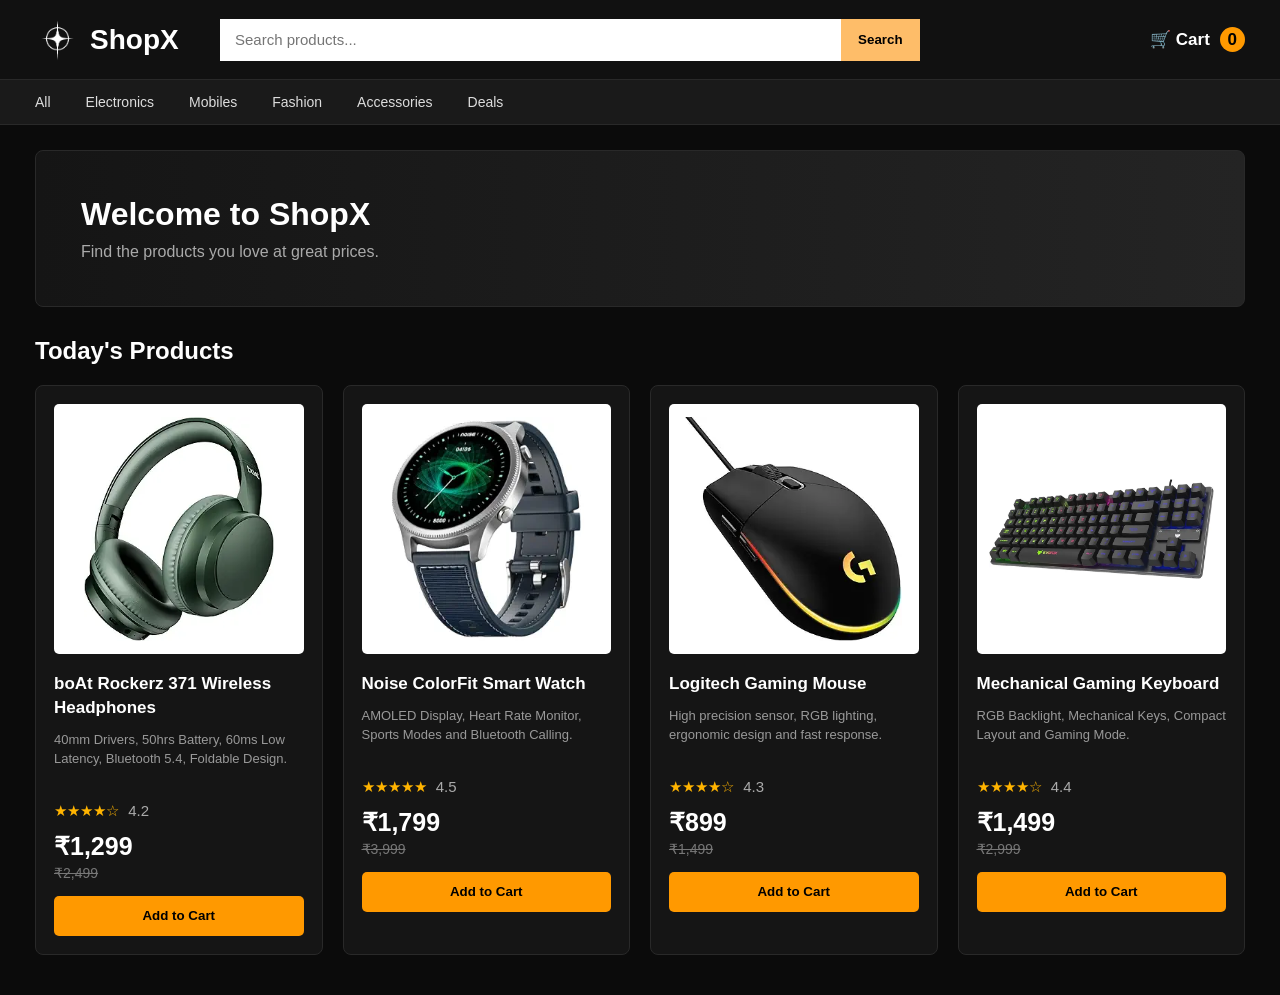
<file: AddToCart/index.html>
<!DOCTYPE html>
<html lang="en">
<head>
    <meta charset="UTF-8">
    <meta name="viewport" content="width=device-width, initial-scale=1.0">
    <title>ShopX</title>
    <link rel="stylesheet" href="style.css">
</head>

<body>

    <header class="navbar">

        <div class="brand">
            <img src="logo1.png" alt="ShopX Logo">
            <h1>ShopX</h1>
        </div>

        <div class="search-box">
            <input type="text" placeholder="Search products...">
            <button>Search</button>
        </div>

        <div class="cart">
           <a href="cart.html">🛒 Cart </a> <span>0</span>
        </div>

    </header>

    <div class="categories">
        <span>All</span>
        <span>Electronics</span>
        <span>Mobiles</span>
        <span>Fashion</span>
        <span>Accessories</span>
        <span>Deals</span>
    </div>

    <main>

        <section class="hero">
            <h2>Welcome to ShopX</h2>
            <p>Find the products you love at great prices.</p>
        </section>

        <h2 class="section-title">Today's Products</h2>

        <section class="products">

            <div class="product-card">
                <div class="image-box">
                    <img src="headphone1.webp" alt="Headphones">
                </div>

                <h3>boAt Rockerz 371 Wireless Headphones</h3>

                <p class="description">
                    40mm Drivers, 50hrs Battery, 60ms Low Latency,
                    Bluetooth 5.4, Foldable Design.
                </p>

                <div class="rating">★★★★☆ <span>4.2</span></div>

                <p class="price">₹1,299</p>
                <p class="old-price">₹2,499</p>

                <button onclick="addToCart('Boat Headphones')"class="add-to-cart">Add to Cart</button>
            </div>


            <div class="product-card">
                <div class="image-box">
                    <img src="watch.webp" alt="Smart Watch">
                </div>

                <h3>Noise ColorFit Smart Watch</h3>

                <p class="description">
                    AMOLED Display, Heart Rate Monitor,
                    Sports Modes and Bluetooth Calling.
                </p>

                <div class="rating">★★★★★ <span>4.5</span></div>

                <p class="price">₹1,799</p>
                <p class="old-price">₹3,999</p>

                <button onclick="addToCart('noise smart watch')" class="add-to-cart">Add to Cart</button>
            </div>


            <div class="product-card">
                <div class="image-box">
                    <img src="mouse.webp" alt="Gaming Mouse">
                </div>

                <h3>Logitech Gaming Mouse</h3>

                <p class="description">
                    High precision sensor, RGB lighting,
                    ergonomic design and fast response.
                </p>

                <div class="rating">★★★★☆ <span>4.3</span></div>

                <p class="price">₹899</p>
                <p class="old-price">₹1,499</p>

                <button onclick="addToCart('logitech gamign mouse')" class="add-to-cart">Add to Cart</button>
            </div>


            <div class="product-card">
                <div class="image-box">
                    <img src="keyboard.webp" alt="Keyboard">
                </div>

                <h3>Mechanical Gaming Keyboard</h3>

                <p class="description">
                    RGB Backlight, Mechanical Keys,
                    Compact Layout and Gaming Mode.
                </p>

                <div class="rating">★★★★☆ <span>4.4</span></div>

                <p class="price">₹1,499</p>
                <p class="old-price">₹2,999</p>

                <button onclick="addToCart('mechanical key board')" class="add-to-cart">Add to Cart</button>
            </div>

        </section>

    </main>


    <script src="script.js"></script>

</body>
</html>
</file>
<file: AddToCart/style.css>
* {
    margin: 0;
    padding: 0;
    box-sizing: border-box;
}

body {
    background-color: #0b0b0b;
    color: white;
    font-family: Arial, Helvetica, sans-serif;
}

.navbar {
    height: 80px;
    background-color: #111111;
    display: flex;
    align-items: center;
    padding: 0 35px;
    gap: 35px;
    border-bottom: 1px solid #292929;
}

.brand {
    display: flex;
    align-items: center;
    gap: 10px;
    min-width: 150px;
}

.brand img {
    width: 45px;
    height: 55px;
    object-fit: contain;
}

.brand h1 {
    font-size: 28px;
}

.search-box {
    display: flex;
    flex: 1;
    max-width: 700px;
    height: 42px;
}

.search-box input {
    width: 100%;
    padding: 0 15px;
    background-color: #ffffff;
    border: none;
    outline: none;
    color: black;
    font-size: 15px;
}

.search-box button {
    width: 90px;
    border: none;
    background-color: #febd69;
    color: black;
    font-weight: bold;
    cursor: pointer;
}

.search-box button:hover {
    background-color: #f3a847;
}

.cart {
    margin-left: auto;
    font-size: 17px;
    font-weight: bold;
    cursor: pointer;
}

.cart span {
    background-color: #ff9900;
    color: black;
    padding: 3px 8px;
    border-radius: 20px;
    margin-left: 5px;
}

.categories {
    height: 45px;
    background-color: #1a1a1a;
    display: flex;
    align-items: center;
    gap: 35px;
    padding: 0 35px;
    border-bottom: 1px solid #292929;
}

.categories span {
    color: #dddddd;
    cursor: pointer;
    font-size: 14px;
}

.categories span:hover {
    color: #ff9900;
}

.hero {
    margin: 25px 35px;
    padding: 45px;
    background: linear-gradient(90deg, #151515, #242424);
    border-radius: 8px;
    border: 1px solid #292929;
}

.hero h2 {
    font-size: 32px;
    margin-bottom: 10px;
}

.hero p {
    color: #aaaaaa;
    font-size: 16px;
}

.section-title {
    margin: 30px 35px 20px;
    font-size: 24px;
}

.products {
    display: grid;
    grid-template-columns: repeat(4, 1fr);
    gap: 20px;
    padding: 0 35px 40px;
}

.product-card {
    background-color: #151515;
    border: 1px solid #292929;
    border-radius: 8px;
    padding: 18px;
    transition: transform 0.3s ease;
}

.product-card:hover {
    border-color: #555555;
    transform: translateY(-10px);
}

.image-box {
    height: 250px;
    background-color: #ffffff;
    border-radius: 5px;
    display: flex;
    align-items: center;
    justify-content: center;
    margin-bottom: 18px;
}

.image-box img {
    max-width: 90%;
    max-height: 90%;
    object-fit: contain;
}

.product-card h3 {
    font-size: 17px;
    line-height: 1.4;
    margin-bottom: 10px;
}

.description {
    color: #999999;
    font-size: 13px;
    line-height: 1.5;
    height: 60px;
}

.rating {
    color: #ffb400;
    margin: 12px 0;
    font-size: 15px;
}

.rating span {
    color: #aaaaaa;
    margin-left: 5px;
}

.price {
    font-size: 25px;
    font-weight: bold;
    margin-top: 5px;
}

.old-price {
    color: #777777;
    text-decoration: line-through;
    font-size: 14px;
    margin-top: 4px;
}

.add-to-cart {
    width: 100%;
    height: 40px;
    margin-top: 15px;
    border: none;
    border-radius: 5px;
    background-color: #ff9900;
    color: black;
    font-weight: bold;
    cursor: pointer;
}

.add-to-cart:hover {
    background-color: #ffad33;
}

footer {
    background-color: #111111;
    text-align: center;
    padding: 25px;
    color: #777777;
    border-top: 1px solid #292929;
}
.product-card p:hover{
    color: #ffad33;
}


.cart a{
    text-decoration: none;
    color: white;
}
</file>
